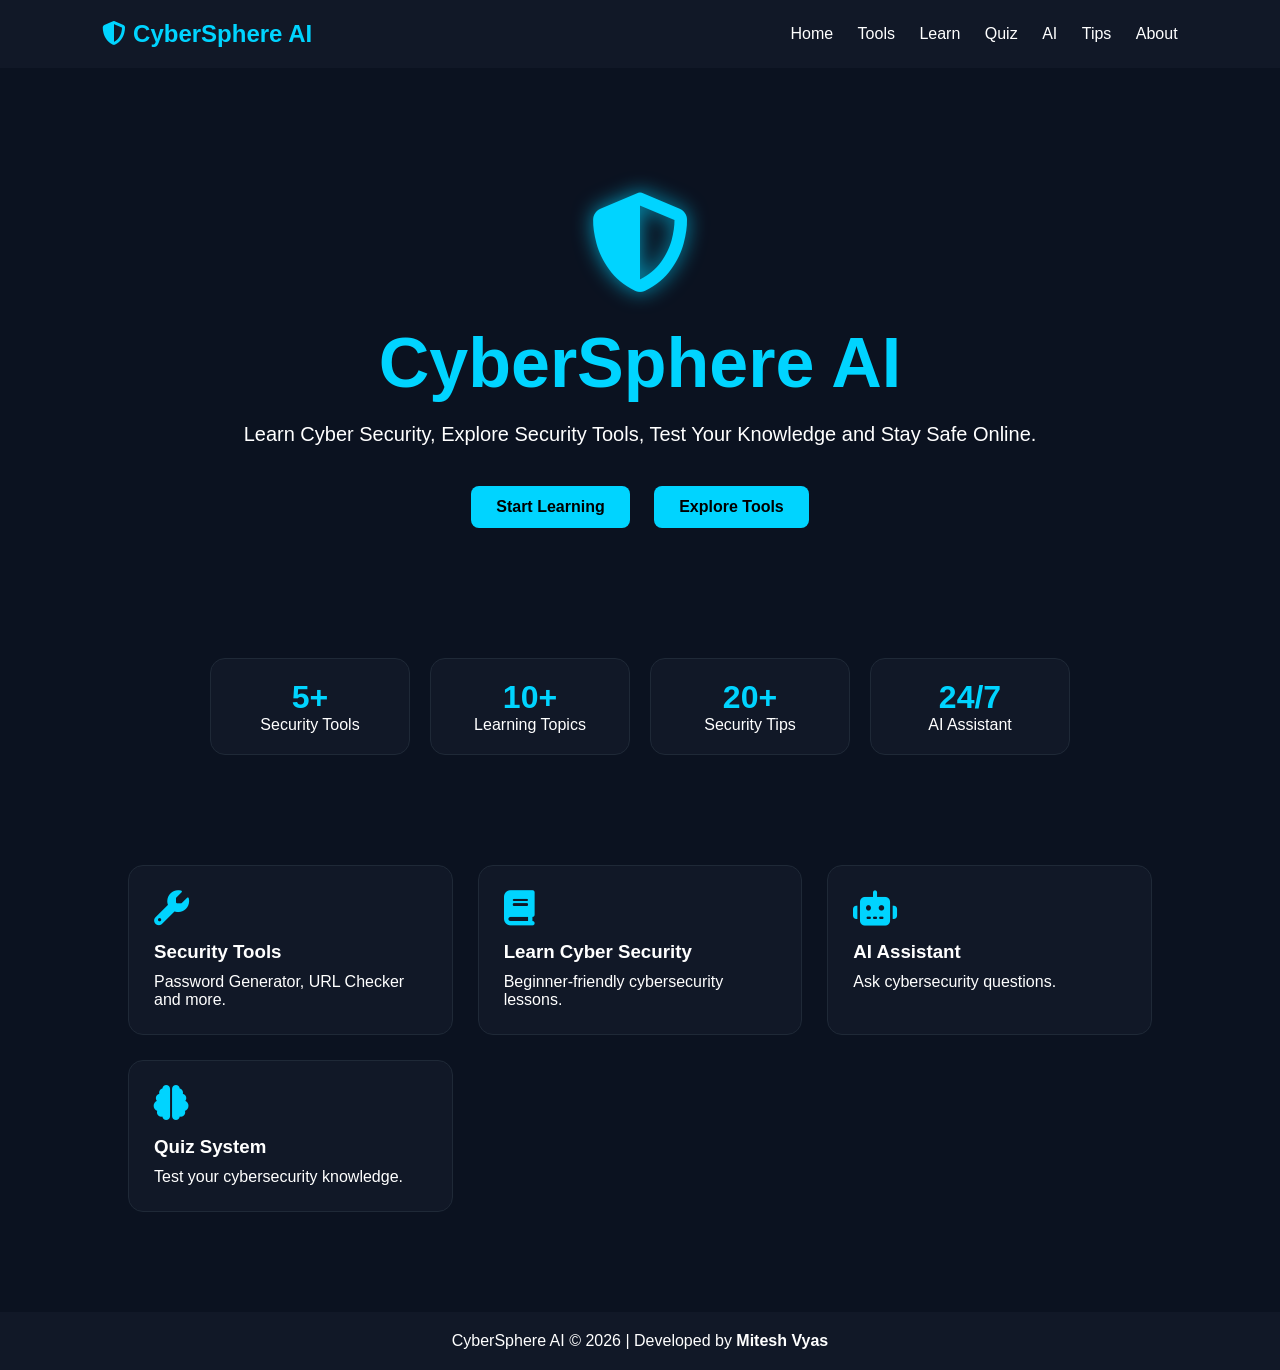
<file: index.html>
<!DOCTYPE html>
<html lang="en">
<head>
    <meta charset="UTF-8">
    <meta name="viewport" content="width=device-width, initial-scale=1.0">
    <title>CyberSphere AI</title>

    <link rel="stylesheet" href="style.css">

    <link rel="stylesheet"
    href="https://cdnjs.cloudflare.com/ajax/libs/font-awesome/6.5.1/css/all.min.css">
</head>

<body>

<header>

    <div class="logo">
        <i class="fa-solid fa-shield-halved"></i>
        CyberSphere AI
    </div>

    <nav>
        <a href="index.html">Home</a>
        <a href="tools.html">Tools</a>
        <a href="learn.html">Learn</a>
        <a href="quiz.html">Quiz</a>
        <a href="ai.html">AI</a>
        <a href="tips.html">Tips</a>
        <a href="about.html">About</a>
    </nav>

</header>

<section class="hero">

    <div class="hero-icon">
        <i class="fa-solid fa-shield-halved"></i>
    </div>

    <h1>CyberSphere AI</h1>

    <p>
        Learn Cyber Security, Explore Security Tools,
        Test Your Knowledge and Stay Safe Online.
    </p>

    <div class="hero-buttons">

        <a href="learn.html" class="btn">
            Start Learning
        </a>

        <a href="tools.html" class="btn">
            Explore Tools
        </a>

    </div>

</section>

<section class="stats">

    <div class="stat-card">
        <h2>5+</h2>
        <p>Security Tools</p>
    </div>

    <div class="stat-card">
        <h2>10+</h2>
        <p>Learning Topics</p>
    </div>

    <div class="stat-card">
        <h2>20+</h2>
        <p>Security Tips</p>
    </div>

    <div class="stat-card">
        <h2>24/7</h2>
        <p>AI Assistant</p>
    </div>

</section>

<section class="features">

    <div class="card">
        <i class="fa-solid fa-wrench"></i>
        <h3>Security Tools</h3>
        <p>Password Generator, URL Checker and more.</p>
    </div>

    <div class="card">
        <i class="fa-solid fa-book"></i>
        <h3>Learn Cyber Security</h3>
        <p>Beginner-friendly cybersecurity lessons.</p>
    </div>

    <div class="card">
        <i class="fa-solid fa-robot"></i>
        <h3>AI Assistant</h3>
        <p>Ask cybersecurity questions.</p>
    </div>

    <div class="card">
        <i class="fa-solid fa-brain"></i>
        <h3>Quiz System</h3>
        <p>Test your cybersecurity knowledge.</p>
    </div>

</section>

<footer>
    <p>
        CyberSphere AI © 2026 | Developed by
        <strong>Mitesh Vyas</strong>
    </p>
</footer>

<script src="script.js"></script>

</body>
</html>
</file>
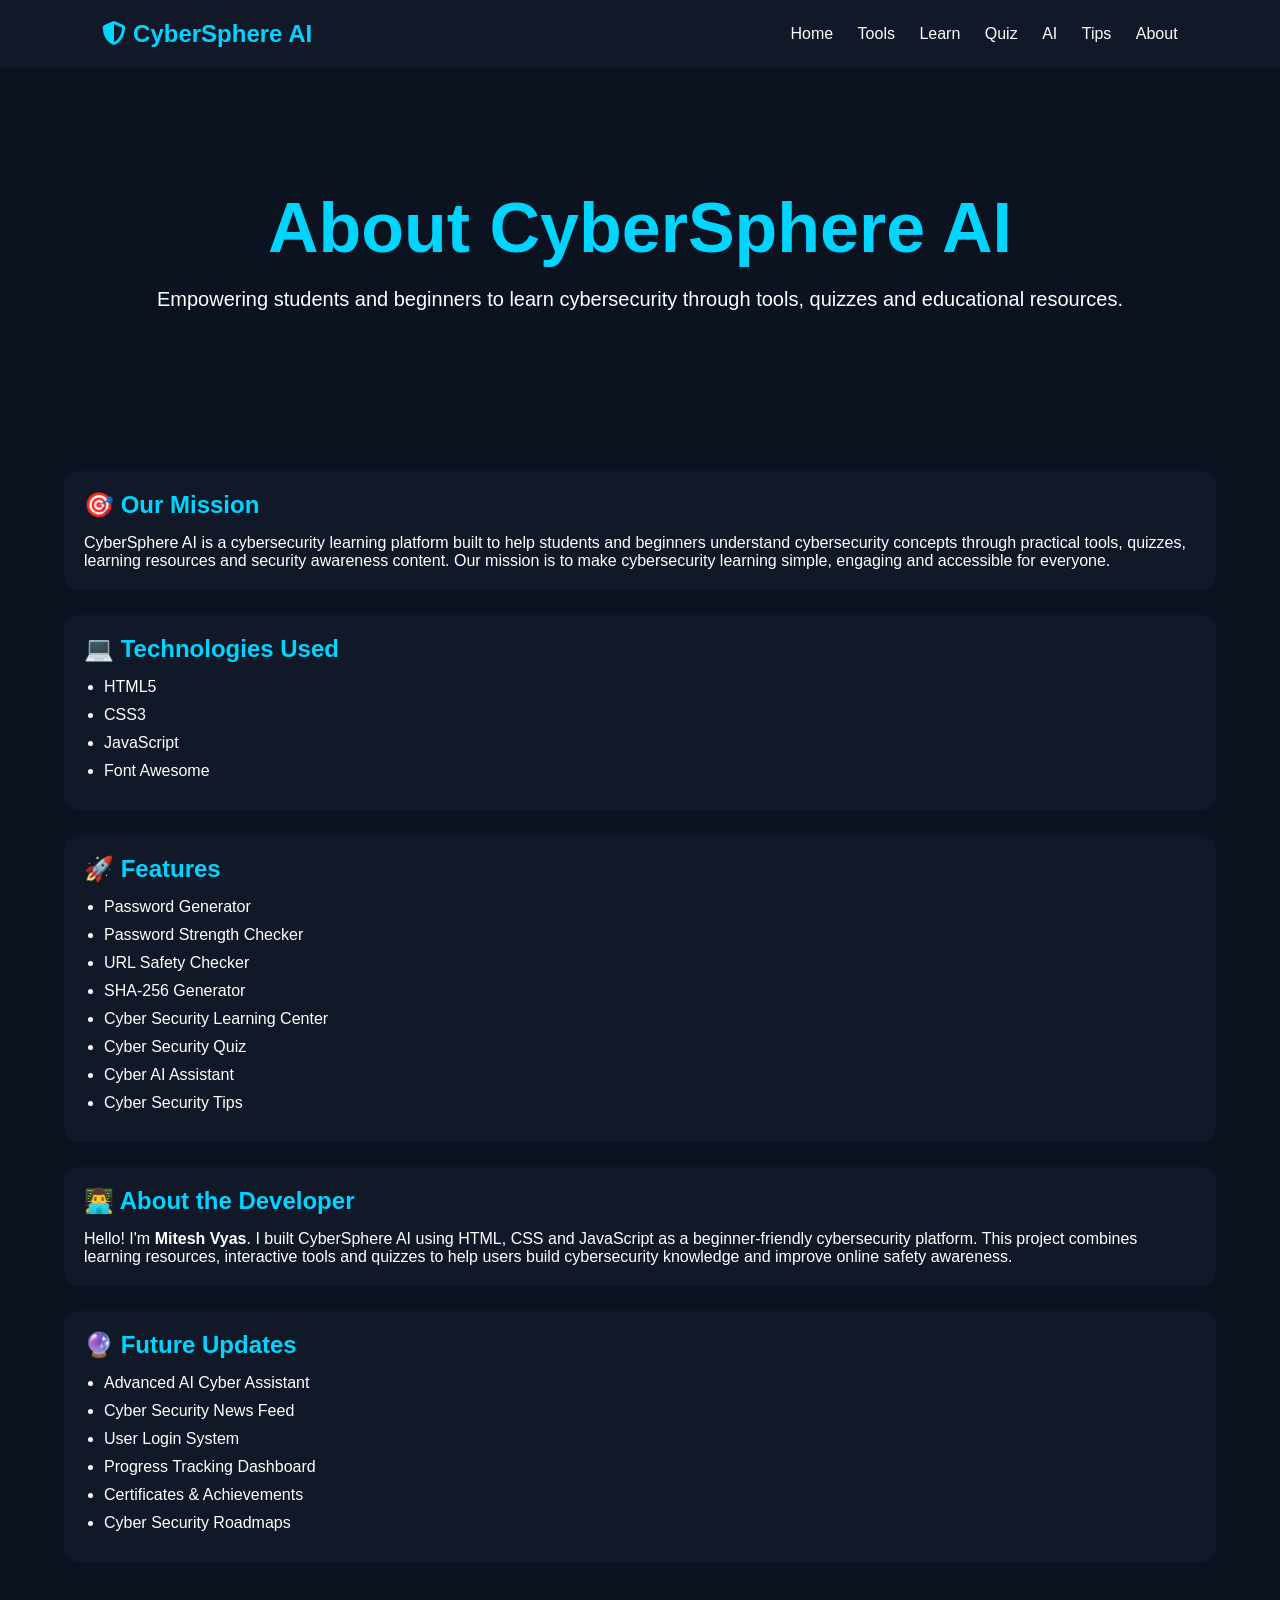
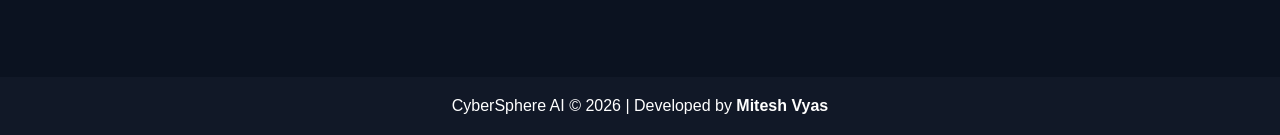
<file: about.html>
<!DOCTYPE html>
<html lang="en">
<head>
    <meta charset="UTF-8">
    <meta name="viewport" content="width=device-width, initial-scale=1.0">

    <title>About CyberSphere AI</title>

    <link rel="stylesheet" href="style.css">

    <link rel="stylesheet"
    href="https://cdnjs.cloudflare.com/ajax/libs/font-awesome/6.5.1/css/all.min.css">
</head>

<body>

<header>

    <div class="logo">
        <i class="fa-solid fa-shield-halved"></i>
        CyberSphere AI
    </div>

    <nav>
        <a href="index.html">Home</a>
        <a href="tools.html">Tools</a>
        <a href="learn.html">Learn</a>
        <a href="quiz.html">Quiz</a>
        <a href="ai.html">AI</a>
        <a href="tips.html">Tips</a>
        <a href="about.html">About</a>
    </nav>

</header>

<section class="hero">

    <h1>About CyberSphere AI</h1>

    <p>
        Empowering students and beginners to learn
        cybersecurity through tools, quizzes and
        educational resources.
    </p>

</section>

<div class="container">

    <div class="tool-card">

        <h2>🎯 Our Mission</h2>

        <p>
            CyberSphere AI is a cybersecurity learning platform
            built to help students and beginners understand
            cybersecurity concepts through practical tools,
            quizzes, learning resources and security awareness content.

            Our mission is to make cybersecurity learning simple,
            engaging and accessible for everyone.
        </p>

    </div>

    <div class="tool-card">

        <h2>💻 Technologies Used</h2>

        <ul class="tech-list">
            <li>HTML5</li>
            <li>CSS3</li>
            <li>JavaScript</li>
            <li>Font Awesome</li>
        </ul>

    </div>

    <div class="tool-card">

        <h2>🚀 Features</h2>

        <ul class="tech-list">
            <li>Password Generator</li>
            <li>Password Strength Checker</li>
            <li>URL Safety Checker</li>
            <li>SHA‑256 Generator</li>
            <li>Cyber Security Learning Center</li>
            <li>Cyber Security Quiz</li>
            <li>Cyber AI Assistant</li>
            <li>Cyber Security Tips</li>
        </ul>

    </div>

    <div class="tool-card">

        <h2>👨‍💻 About the Developer</h2>

        <p>
            Hello! I'm <strong>Mitesh Vyas</strong>.

            I built CyberSphere AI using HTML, CSS and JavaScript
            as a beginner-friendly cybersecurity platform.

            This project combines learning resources,
            interactive tools and quizzes to help users
            build cybersecurity knowledge and improve
            online safety awareness.
        </p>

    </div>

    <div class="tool-card">

        <h2>🔮 Future Updates</h2>

        <ul class="tech-list">
            <li>Advanced AI Cyber Assistant</li>
            <li>Cyber Security News Feed</li>
            <li>User Login System</li>
            <li>Progress Tracking Dashboard</li>
            <li>Certificates & Achievements</li>
            <li>Cyber Security Roadmaps</li>
        </ul>

    </div>

</div>

<footer>
    <p>
        CyberSphere AI © 2026 | Developed by
        <strong>Mitesh Vyas</strong>
    </p>
</footer>

</body>
</html>
</file>
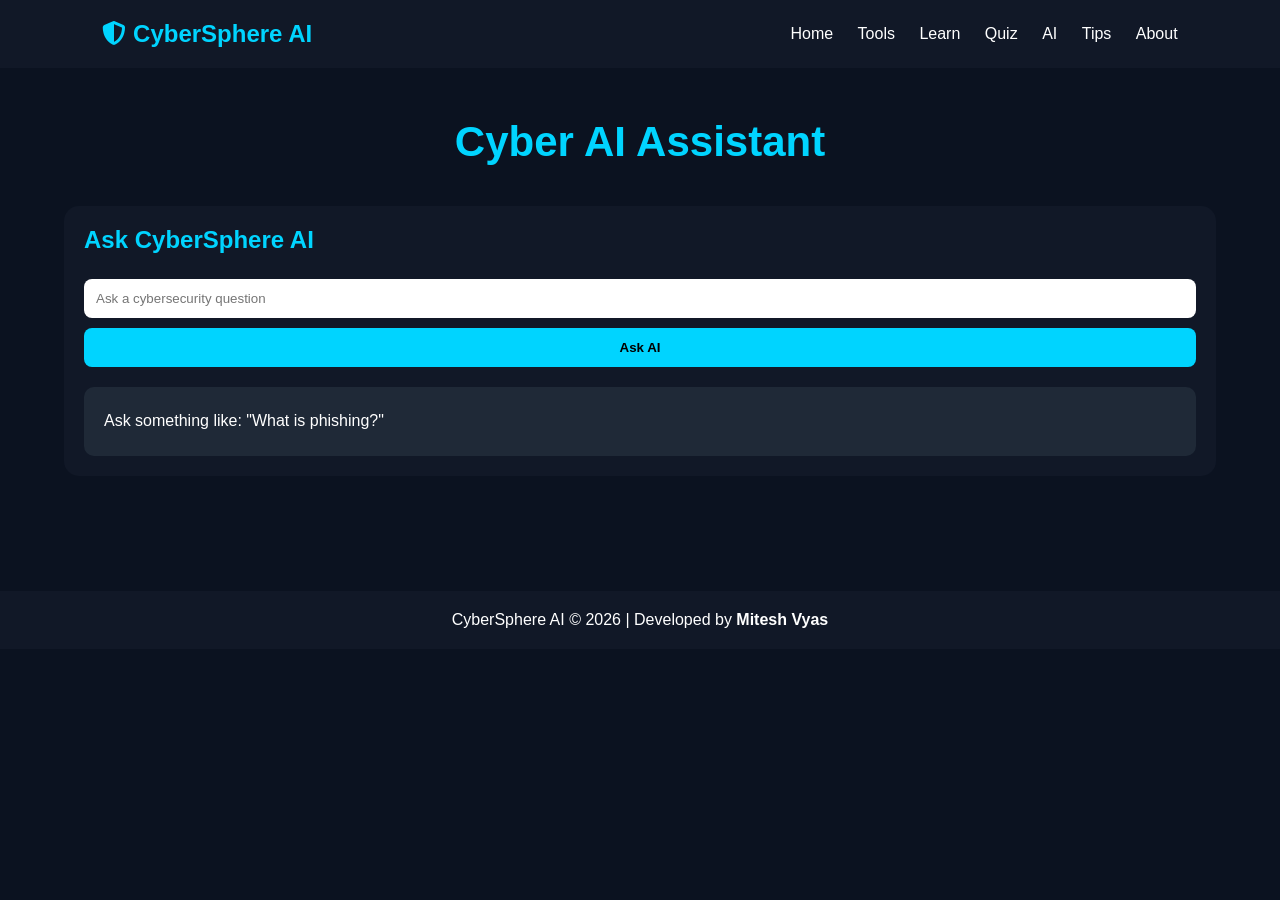
<file: ai.html>
<!DOCTYPE html>
<html lang="en">
<head>
<meta charset="UTF-8">
<meta name="viewport" content="width=device-width, initial-scale=1.0">

<title>CyberSphere AI Assistant</title>

<link rel="stylesheet" href="style.css">

<link rel="stylesheet"
href="https://cdnjs.cloudflare.com/ajax/libs/font-awesome/6.5.1/css/all.min.css">
</head>

<body>

<header>

<div class="logo">
<i class="fa-solid fa-shield-halved"></i>
CyberSphere AI
</div>

<nav>
<a href="index.html">Home</a>
<a href="tools.html">Tools</a>
<a href="learn.html">Learn</a>
<a href="quiz.html">Quiz</a>
<a href="ai.html">AI</a>
<a href="tips.html">Tips</a>
<a href="about.html">About</a>
</nav>

</header>

<h1 class="page-title">
Cyber AI Assistant
</h1>

<div class="container">

<div class="tool-card">

<h2>Ask CyberSphere AI</h2>

<input
type="text"
id="userQuestion"
placeholder="Ask a cybersecurity question">

<button onclick="askAI()">
Ask AI
</button>

<div id="aiResponse">

<p>
Ask something like:
"What is phishing?"
</p>

</div>

</div>

</div>

<footer>
    <p>
        CyberSphere AI © 2026 | Developed by
        <strong>Mitesh Vyas</strong>
    </p>
</footer>

<script src="ai.js"></script>

</body>
</html>
</file>
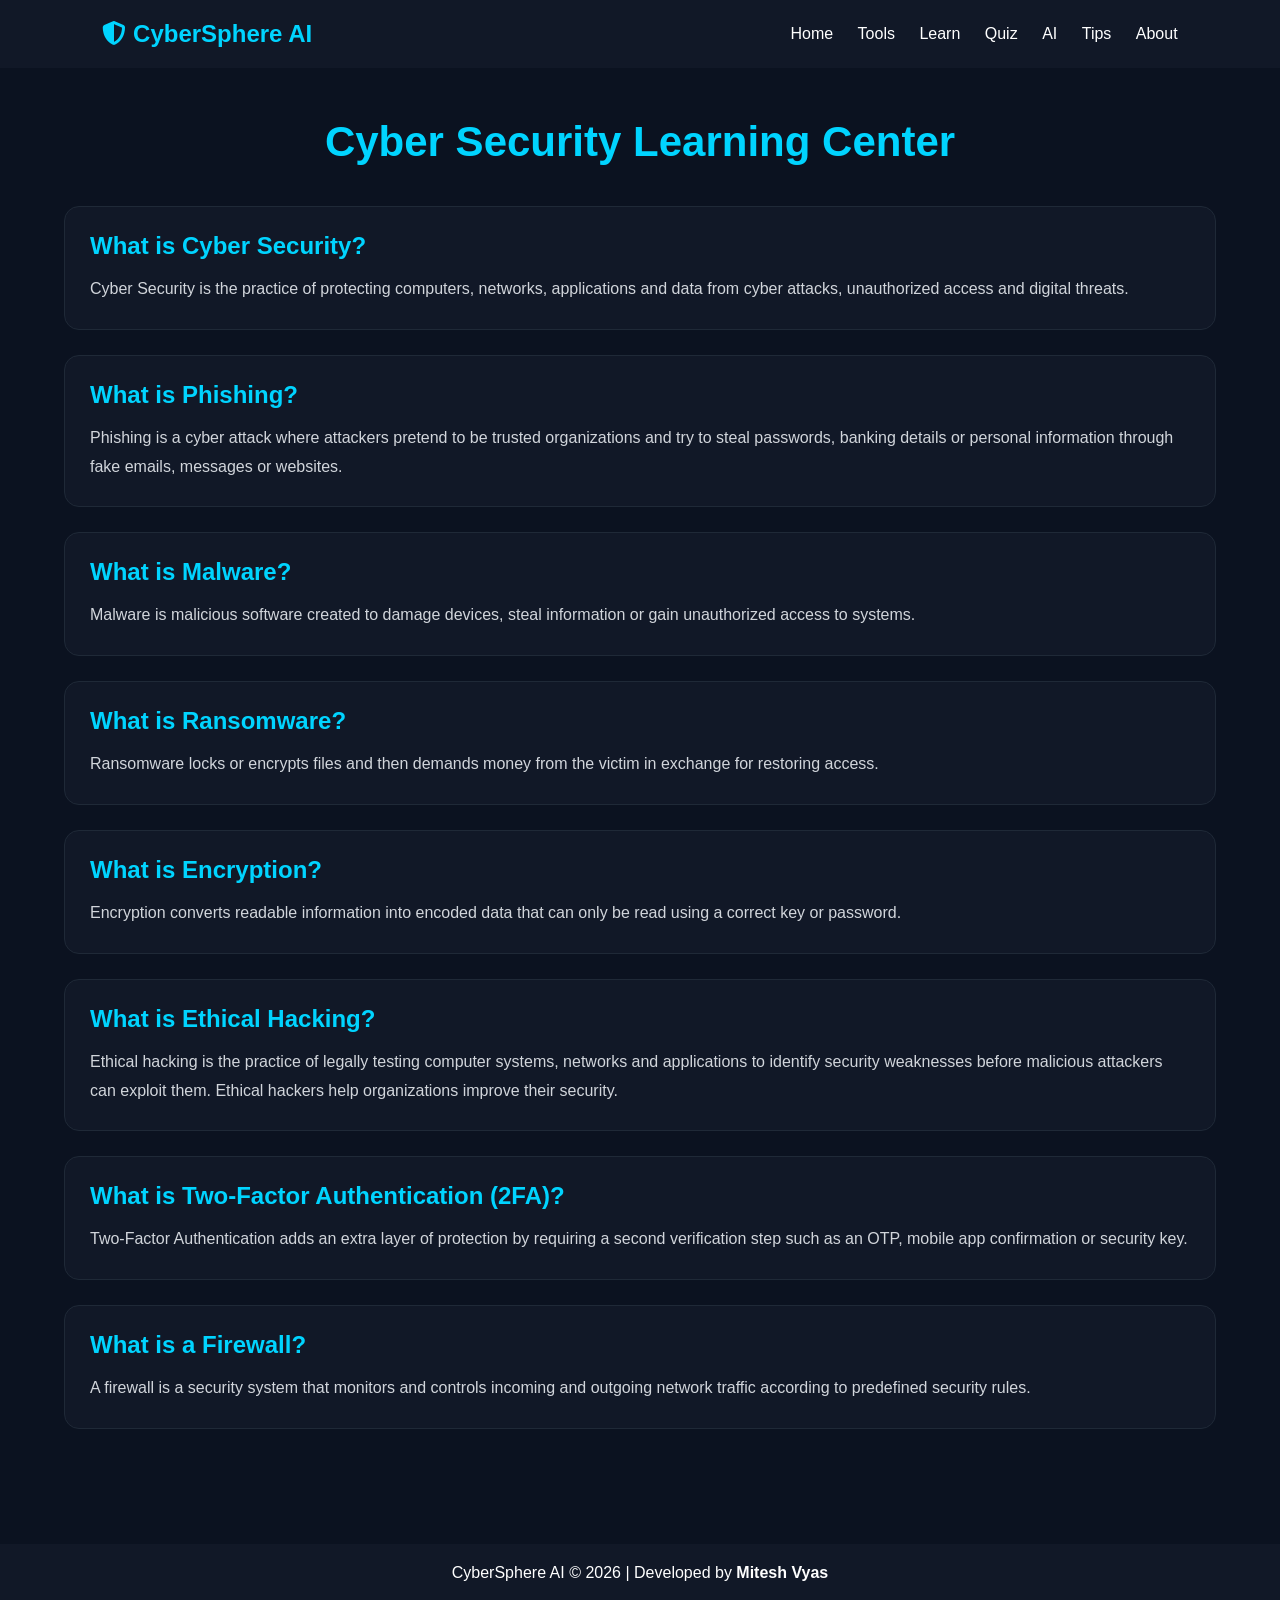
<file: learn.html>
<!DOCTYPE html>
<html lang="en">
<head>
<meta charset="UTF-8">
<meta name="viewport"
content="width=device-width, initial-scale=1.0">

<title>CyberSphere AI - Learn</title>

<link rel="stylesheet" href="style.css">

<link rel="stylesheet"
href="https://cdnjs.cloudflare.com/ajax/libs/font-awesome/6.5.1/css/all.min.css">
</head>

<body>

<header>

<div class="logo">
<i class="fa-solid fa-shield-halved"></i>
CyberSphere AI
</div>

<nav>
<a href="index.html">Home</a>
<a href="tools.html">Tools</a>
<a href="learn.html">Learn</a>
<a href="quiz.html">Quiz</a>
<a href="ai.html">AI</a>
<a href="tips.html">Tips</a>
<a href="about.html">About</a>
</nav>

</header>

<h1 class="page-title">
Cyber Security Learning Center
</h1>

<div class="container">

<div class="learn-card">

<h2>What is Cyber Security?</h2>

<p>
Cyber Security is the practice of protecting
computers, networks, applications and data
from cyber attacks, unauthorized access and
digital threats.
</p>

</div>

<div class="learn-card">

<h2>What is Phishing?</h2>

<p>
Phishing is a cyber attack where attackers
pretend to be trusted organizations and try
to steal passwords, banking details or
personal information through fake emails,
messages or websites.
</p>

</div>

<div class="learn-card">

<h2>What is Malware?</h2>

<p>
Malware is malicious software created to
damage devices, steal information or gain
unauthorized access to systems.
</p>

</div>

<div class="learn-card">

<h2>What is Ransomware?</h2>

<p>
Ransomware locks or encrypts files and then
demands money from the victim in exchange
for restoring access.
</p>

</div>

<div class="learn-card">

<h2>What is Encryption?</h2>

<p>
Encryption converts readable information
into encoded data that can only be read
using a correct key or password.
</p>

</div>

<div class="learn-card">

<h2>What is Ethical Hacking?</h2>

<p>
Ethical hacking is the practice of legally
testing computer systems, networks and
applications to identify security weaknesses
before malicious attackers can exploit them.
Ethical hackers help organizations improve
their security.
</p>

</div>

<div class="learn-card">

<h2>What is Two-Factor Authentication (2FA)?</h2>

<p>
Two-Factor Authentication adds an extra
layer of protection by requiring a second
verification step such as an OTP, mobile
app confirmation or security key.
</p>

</div>

<div class="learn-card">

<h2>What is a Firewall?</h2>

<p>
A firewall is a security system that monitors
and controls incoming and outgoing network
traffic according to predefined security rules.
</p>

</div>
</div>

<footer>
    <p>
        CyberSphere AI © 2026 | Developed by
        <strong>Mitesh Vyas</strong>
    </p>
</footer>


</body>
</html>
</file>
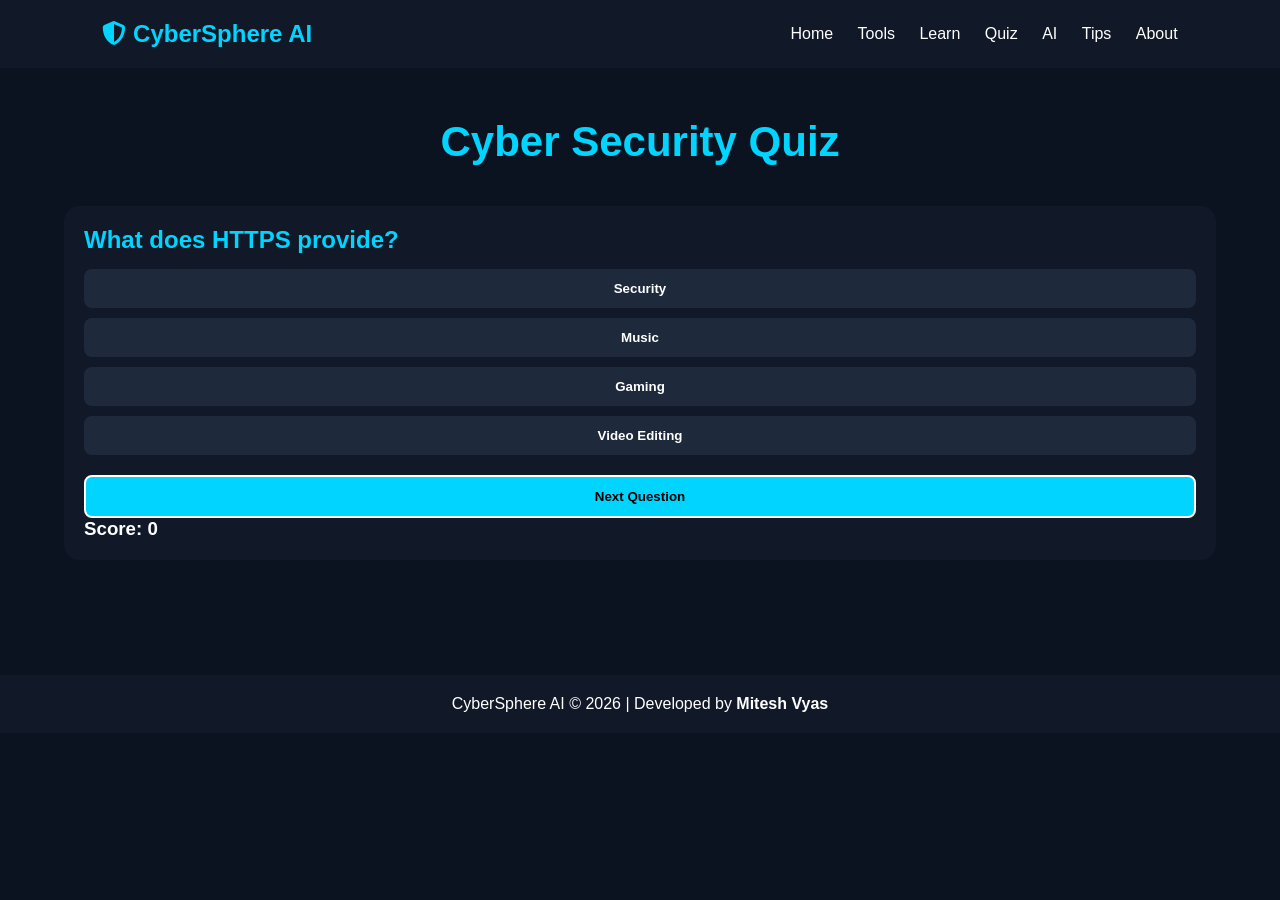
<file: quiz.html>
<!DOCTYPE html>
<html lang="en">
<head>
<meta charset="UTF-8">
<meta name="viewport" content="width=device-width, initial-scale=1.0">

<title>CyberSphere AI - Quiz</title>

<link rel="stylesheet" href="style.css">

<link rel="stylesheet"
href="https://cdnjs.cloudflare.com/ajax/libs/font-awesome/6.5.1/css/all.min.css">
</head>

<body>

<header>

<div class="logo">
<i class="fa-solid fa-shield-halved"></i>
CyberSphere AI
</div>

<nav>
<a href="index.html">Home</a>
<a href="tools.html">Tools</a>
<a href="learn.html">Learn</a>
<a href="quiz.html">Quiz</a>
<a href="ai.html">AI</a>
<a href="tips.html">Tips</a>
<a href="about.html">About</a>
</nav>

</header>

<h1 class="page-title">
Cyber Security Quiz
</h1>

<div class="container">

<div class="tool-card">

<h2 id="question">
Question
</h2>

<div id="answers"></div>

<button id="nextBtn" class="next-btn"
onclick="nextQuestion()">
Next Question
</button>

<h3 id="score">
Score: 0
</h3>

</div>

</div>

<footer>
    <p>
        CyberSphere AI © 2026 | Developed by
        <strong>Mitesh Vyas</strong>
    </p>
</footer>

<script src="quiz.js"></script>

</body>
</html>
</file>
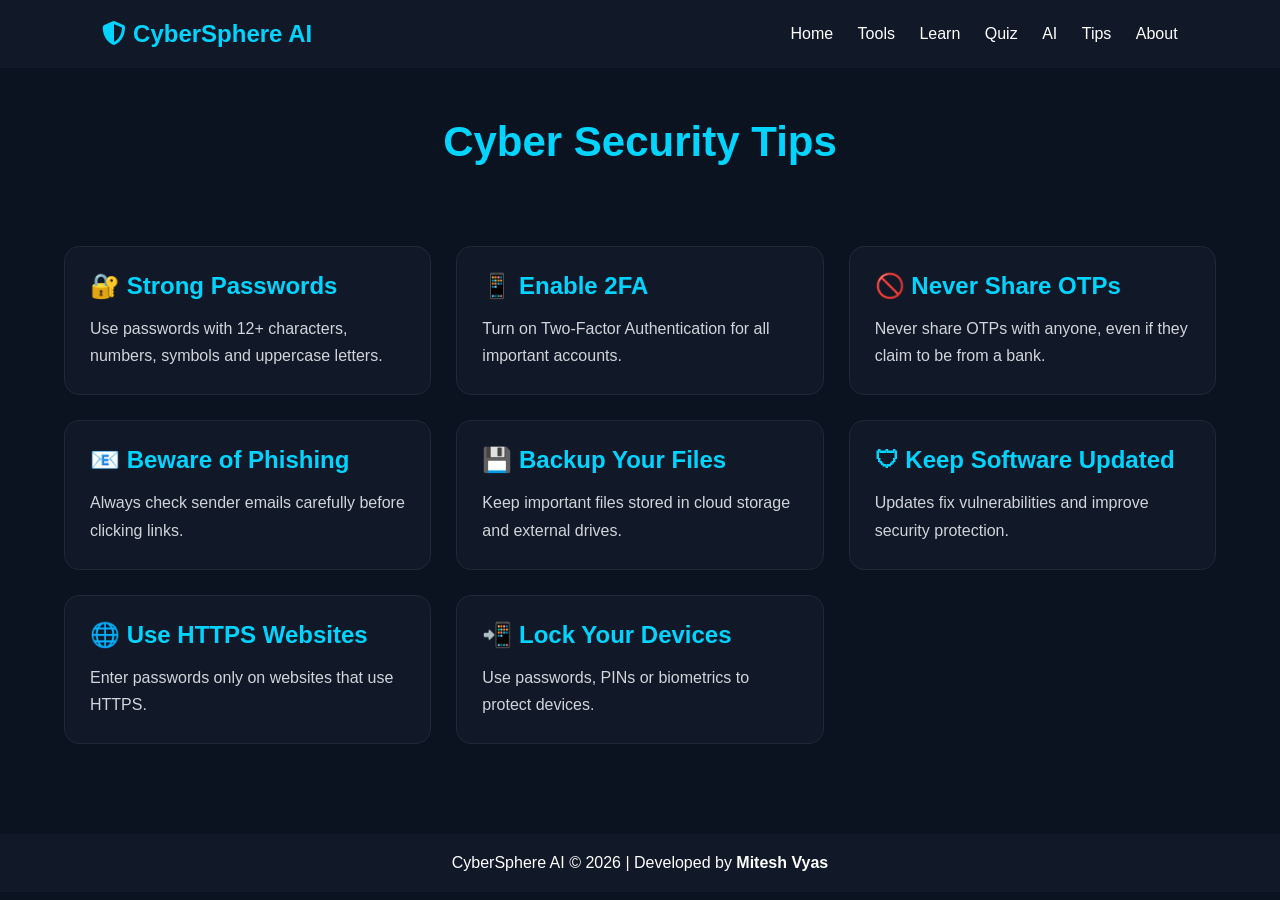
<file: tips.html>
<!DOCTYPE html>
<html lang="en">
<head>
    <meta charset="UTF-8">
    <meta name="viewport"
          content="width=device-width, initial-scale=1.0">

    <title>CyberSphere AI - Security Tips</title>

    <link rel="stylesheet" href="style.css">

    <link rel="stylesheet"
    href="https://cdnjs.cloudflare.com/ajax/libs/font-awesome/6.5.1/css/all.min.css">
</head>

<body>

<header>

    <div class="logo">
        <i class="fa-solid fa-shield-halved"></i>
        CyberSphere AI
    </div>

    <nav>
        <a href="index.html">Home</a>
        <a href="tools.html">Tools</a>
        <a href="learn.html">Learn</a>
        <a href="quiz.html">Quiz</a>
        <a href="ai.html">AI</a>
        <a href="tips.html">Tips</a>
        <a href="about.html">About</a>
    </nav>

</header>

<h1 class="page-title">
    Cyber Security Tips
</h1>

<div class="container">

    <div class="tips-grid">

        <div class="tip-card">
            <h2>🔐 Strong Passwords</h2>
            <p>
                Use passwords with 12+ characters,
                numbers, symbols and uppercase letters.
            </p>
        </div>

        <div class="tip-card">
            <h2>📱 Enable 2FA</h2>
            <p>
                Turn on Two-Factor Authentication
                for all important accounts.
            </p>
        </div>

        <div class="tip-card">
            <h2>🚫 Never Share OTPs</h2>
            <p>
                Never share OTPs with anyone,
                even if they claim to be from a bank.
            </p>
        </div>

        <div class="tip-card">
            <h2>📧 Beware of Phishing</h2>
            <p>
                Always check sender emails carefully
                before clicking links.
            </p>
        </div>

        <div class="tip-card">
            <h2>💾 Backup Your Files</h2>
            <p>
                Keep important files stored in
                cloud storage and external drives.
            </p>
        </div>

        <div class="tip-card">
            <h2>🛡 Keep Software Updated</h2>
            <p>
                Updates fix vulnerabilities and
                improve security protection.
            </p>
        </div>

        <div class="tip-card">
            <h2>🌐 Use HTTPS Websites</h2>
            <p>
                Enter passwords only on websites
                that use HTTPS.
            </p>
        </div>

        <div class="tip-card">
            <h2>📲 Lock Your Devices</h2>
            <p>
                Use passwords, PINs or biometrics
                to protect devices.
            </p>
        </div>

    </div>

</div>

<footer>
    <p>
        CyberSphere AI © 2026 | Developed by
        <strong>Mitesh Vyas</strong>
    </p>
</footer>

</body>
</html>
</file>
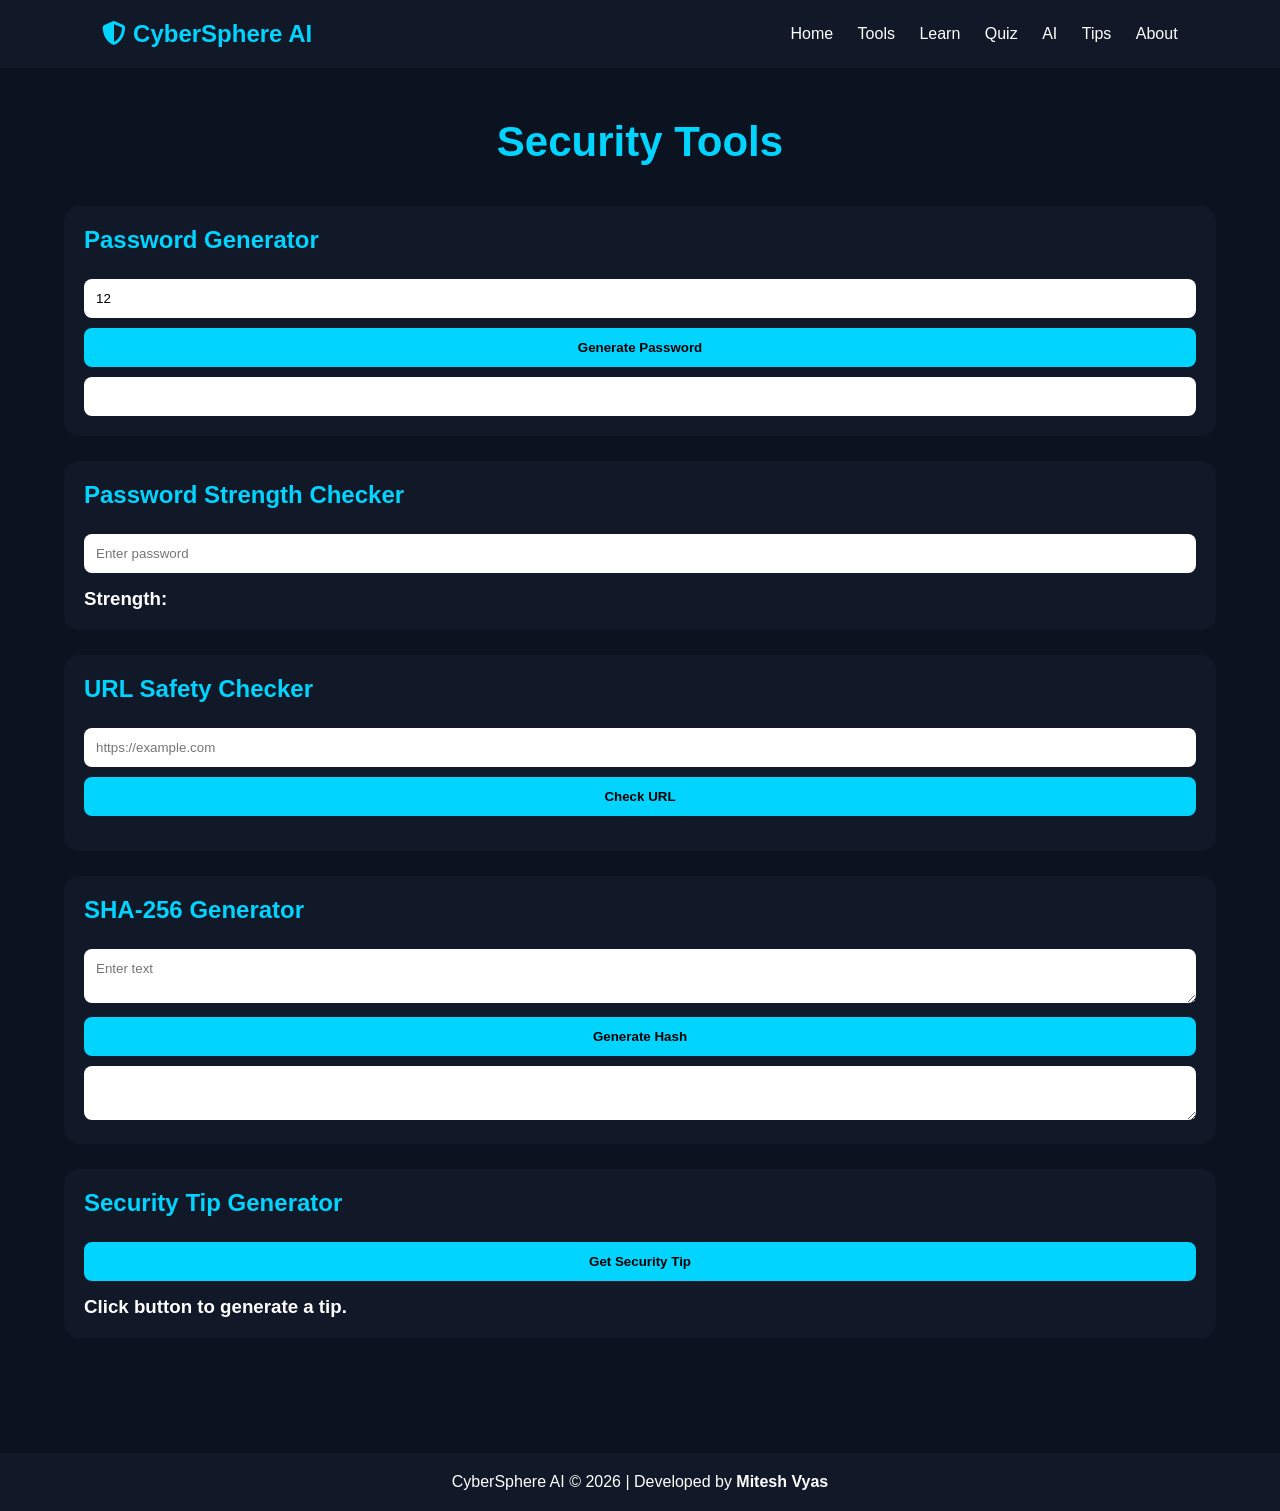
<file: tools.html>
<!DOCTYPE html>
<html lang="en">
<head>
<meta charset="UTF-8">
<meta name="viewport" content="width=device-width, initial-scale=1.0">

<title>CyberSphere AI - Tools</title>

<link rel="stylesheet" href="style.css">

<link rel="stylesheet"
href="https://cdnjs.cloudflare.com/ajax/libs/font-awesome/6.5.1/css/all.min.css">
</head>

<body>

<header>

<div class="logo">
<i class="fa-solid fa-shield-halved"></i>
CyberSphere AI
</div>

<nav>
<a href="index.html">Home</a>
<a href="tools.html">Tools</a>
<a href="learn.html">Learn</a>
<a href="quiz.html">Quiz</a>
<a href="ai.html">AI</a>
<a href="tips.html">Tips</a>
<a href="about.html">About</a>
</nav>

</header>

<h1 class="page-title">
Security Tools
</h1>

<div class="container">

<!-- PASSWORD GENERATOR -->

<div class="tool-card">

<h2>Password Generator</h2>

<input
type="number"
id="passwordLength"
value="12"
min="4"
max="50">

<button onclick="generatePassword()">
Generate Password
</button>

<input
type="text"
id="passwordOutput"
readonly>

</div>

<!-- PASSWORD CHECKER -->

<div class="tool-card">

<h2>Password Strength Checker</h2>

<input
type="password"
id="strengthInput"
placeholder="Enter password"
onkeyup="checkStrength()">

<h3 id="strengthResult">
Strength:
</h3>

</div>

<!-- URL CHECKER -->

<div class="tool-card">

<h2>URL Safety Checker</h2>

<input
type="text"
id="urlInput"
placeholder="https://example.com">

<button onclick="checkURL()">
Check URL
</button>

<h3 id="urlResult"></h3>

</div>

<!-- SHA256 -->

<div class="tool-card">

<h2>SHA-256 Generator</h2>

<textarea
id="hashInput"
placeholder="Enter text"></textarea>

<button onclick="generateHash()">
Generate Hash
</button>

<textarea
id="hashOutput"
readonly></textarea>

</div>

<!-- SECURITY TIPS -->

<div class="tool-card">

<h2>Security Tip Generator</h2>

<button onclick="showTip()">
Get Security Tip
</button>

<h3 id="tipOutput">
Click button to generate a tip.
</h3>

</div>

</div>

<footer>
    <p>
        CyberSphere AI © 2026 | Developed by
        <strong>Mitesh Vyas</strong>
    </p>
</footer>

<script src="tools.js"></script>

</body>
</html>
</file>
<file: style.css>
*{
    margin:0;
    padding:0;
    box-sizing:border-box;
    font-family:Segoe UI,sans-serif;
}

body{
    background:#0b1220;
    color:white;
}

header{
    background:#111827;
    padding:20px 8%;
    display:flex;
    justify-content:space-between;
    align-items:center;
}

.logo{
    font-size:24px;
    font-weight:bold;
    color:#00d4ff;
}

nav a{
    color:white;
    text-decoration:none;
    margin-left:20px;
}

nav a:hover{
    color:#00d4ff;
}

.hero{
    padding:120px 10%;
    text-align:center;
}

.hero h1{
    font-size:70px;
    color:#00d4ff;
    margin-bottom:20px;
}

.hero p{
    margin-top:20px;
    font-size:20px;
}

.hero-buttons{
    margin-top:30px;
}

.btn{
    background:#00d4ff;
    color:black;
    padding:12px 25px;
    border-radius:8px;
    text-decoration:none;
    margin:10px;
    font-weight:bold;
    display:inline-block;
}

.features{
    display:grid;
    grid-template-columns:repeat(auto-fit,minmax(250px,1fr));
    gap:25px;
    padding:50px 10%;
}

.card{
    background:#111827;
    padding:25px;
    border-radius:15px;
    border:1px solid #1f2937;
    transition:.3s;
}

.card:hover{
    transform:translateY(-5px);
    border-color:#00d4ff;
}

.card i{
    color:#00d4ff;
    font-size:35px;
    margin-bottom:15px;
}

.card h3{
    margin-bottom:10px;
}

footer{
    background:#111827;
    text-align:center;
    padding:20px;
    margin-top:50px;
}

.page-title{
    text-align:center;
    margin-top:50px;
    font-size:42px;
    color:#00d4ff;
}

.container{
    width:90%;
    max-width:1200px;
    margin:auto;
    padding:40px 0;
}

.tool-card{
    background:#111827;
    padding:20px;
    border-radius:15px;
    margin-bottom:25px;
}

input,
textarea,
select{
    width:100%;
    padding:12px;
    margin-top:10px;
    border:none;
    border-radius:8px;
}

button{
    background:#00d4ff;
    padding:12px;
    width:100%;
    border:none;
    border-radius:8px;
    cursor:pointer;
    margin-top:10px;
    font-weight:bold;
}

.tool-card h2{
    margin-bottom:15px;
    color:#00d4ff;
}

#strengthResult,
#urlResult,
#tipOutput{
    margin-top:15px;
}

.learn-card{
    background:#111827;
    padding:25px;
    border-radius:15px;
    margin-bottom:25px;
    border:1px solid #1f2937;
    transition:.3s;
}

.learn-card:hover{
    border-color:#00d4ff;
    transform:translateY(-5px);
}

.learn-card h2{
    color:#00d4ff;
    margin-bottom:15px;
}

.learn-card p{
    line-height:1.8;
    color:#d1d5db;
}

#answers button{
    display:block;
    width:100%;
    margin-top:10px;
}

#aiResponse{
    margin-top:20px;
    padding:20px;
    background:#1f2937;
    border-radius:10px;
    line-height:1.8;
}

.tech-list{
    margin-top:15px;
    padding-left:20px;
}

.tech-list li{
    margin-bottom:10px;
}

.answer-btn{
    background:#1e293b;
    color:white;
    margin-top:10px;
}

.next-btn{
    background:#00d4ff;
    color:black;
    font-weight:bold;
    margin-top:20px;
    border:2px solid white;
}

.tips-grid{
    display:grid;
    grid-template-columns:repeat(auto-fit,minmax(300px,1fr));
    gap:25px;
    margin-top:40px;
}

.tip-card{
    background:#111827;
    border:1px solid #1f2937;
    border-radius:15px;
    padding:25px;
    transition:0.3s;
}

.tip-card:hover{
    transform:translateY(-8px);
    border-color:#00d4ff;
    box-shadow:0 0 15px rgba(0,212,255,0.3);
}

.tip-card h2{
    color:#00d4ff;
    margin-bottom:15px;
}

.tip-card p{
    line-height:1.7;
    color:#d1d5db;
}

.stats{
    display:flex;
    justify-content:center;
    flex-wrap:wrap;
    gap:20px;
    margin-bottom:60px;
}

.stat-card{
    background:#111827;
    border:1px solid #1f2937;
    border-radius:15px;
    padding:20px;
    text-align:center;
    min-width:200px;
    transition:0.3s;
}

.stat-card:hover{
    transform:translateY(-8px);
    border-color:#00d4ff;
}

.stat-card h2{
    color:#00d4ff;
    font-size:32px;
}

.hero-icon{
    font-size:100px;
    color:#00d4ff;
    margin-bottom:20px;
}

.hero-icon i{
    text-shadow:0 0 20px rgba(0,212,255,0.7);
}

/* =======================================================
   CLEAN & POWERFUL MOBILE RESPONSIVENESS OVERRIDES
   ======================================================= */
@media screen and (max-width: 768px) {
    header {
        flex-direction: column !important; /* Stacks logo over links */
        gap: 15px !important;
        padding: 20px 2% !important;
    }

    nav {
        display: flex !important;
        flex-wrap: wrap !important;        /* Wraps links to a new line cleanly */
        justify-content: center !important;
        gap: 10px !important;
        margin: 0 !important;
    }

    nav a {
        margin-left: 0 !important;         /* Removes heavy desktop left margin */
        padding: 6px 10px !important;       /* Adds easy-to-tap spacing */
        font-size: 14px !important;         /* Scales down perfectly */
        display: inline-block !important;
    }

    .hero h1 {
        font-size: 40px !important;         /* Reduces giant 70px title for phone screen widths */
    }

   /* Ultimate Mobile Stability & Anti-Wobble Fix */
html, body {
    max-width: 100% !important;
    width: 100% !important;
    overflow-x: clip !important; /* Forces mobile stability on modern phones */
}

/* Force all structural boxes to stay inside the screen dimensions */
header, footer, .hero, .features, .stats, .container, .tips-grid, .tool-card, .learn-card {
    max-width: 100% !important;
    box-sizing: border-box !important;
}

/* =======================================================
   COMPLETE MOBILE RESPONSIVENESS & COMFORTABLE LAYOUTS
   ======================================================= */
@media screen and (max-width: 768px) {
    /* 1. Header & Navigation Fixes */
    header {
        flex-direction: column !important;
        gap: 15px !important;
        padding: 20px 15px !important;
    }

    nav {
        display: flex !important;
        flex-wrap: wrap !important;
        justify-content: center !important;
        gap: 12px !important;
        margin: 0 !important;
        width: 100% !important;
    }

    nav a {
        margin-left: 0 !important; /* Removes desktop left margin gaps */
        padding: 6px 10px !important;
        font-size: 14px !important;
    }

    /* 2. Fix the Zooming Out / Page Expansion Issues */
    html, body {
        max-width: 100% !important;
        width: 100% !important;
        overflow-x: clip !important; /* Completely locks horizontal page wobbling */
    }

    header, footer, .hero, .features, .stats, .container, .tips-grid, .tool-card, .learn-card, .card {
        max-width: 100% !important;
        box-sizing: border-box !important;
    }

    /* 3. Re-align Grids and Containers so they stay Centered */
    .hero {
        padding: 60px 15px !important; /* Reduces large side paddings */
    }

    .hero h1 {
        font-size: 38px !important; /* Shrinks the giant desktop headline */
        line-height: 1.2 !important;
    }

    .hero p {
        font-size: 16px !important;
    }

    /* Forces grids to form a neat, centered single column instead of overflowing */
    .features, .tips-grid {
        grid-template-columns: 1fr !important; 
        padding: 30px 20px !important; /* Safe, centered margin walls */
        gap: 20px !important;
        width: 100% !important;
    }

    .container {
        width: 100% !important;
        padding: 20px 20px !important;
    }

    /* 4. Fix Stats & Cards layout formatting */
    .stats {
        flex-direction: column !important;
        align-items: center !important;
        gap: 15px !important;
    }
    
    .stat-card, .card, .tip-card, .tool-card, .learn-card {
        width: 100% !important;
        max-width: 100% !important;
        text-align: center !important; /* Ensures text aligns beautifully in the center */
    }

    /* Prevents lengthy words from breaking out of text frames */
    h1, h2, h3, p, a, span {
        overflow-wrap: break-word !important;
        word-break: break-word !important;
    }
}
</file>
